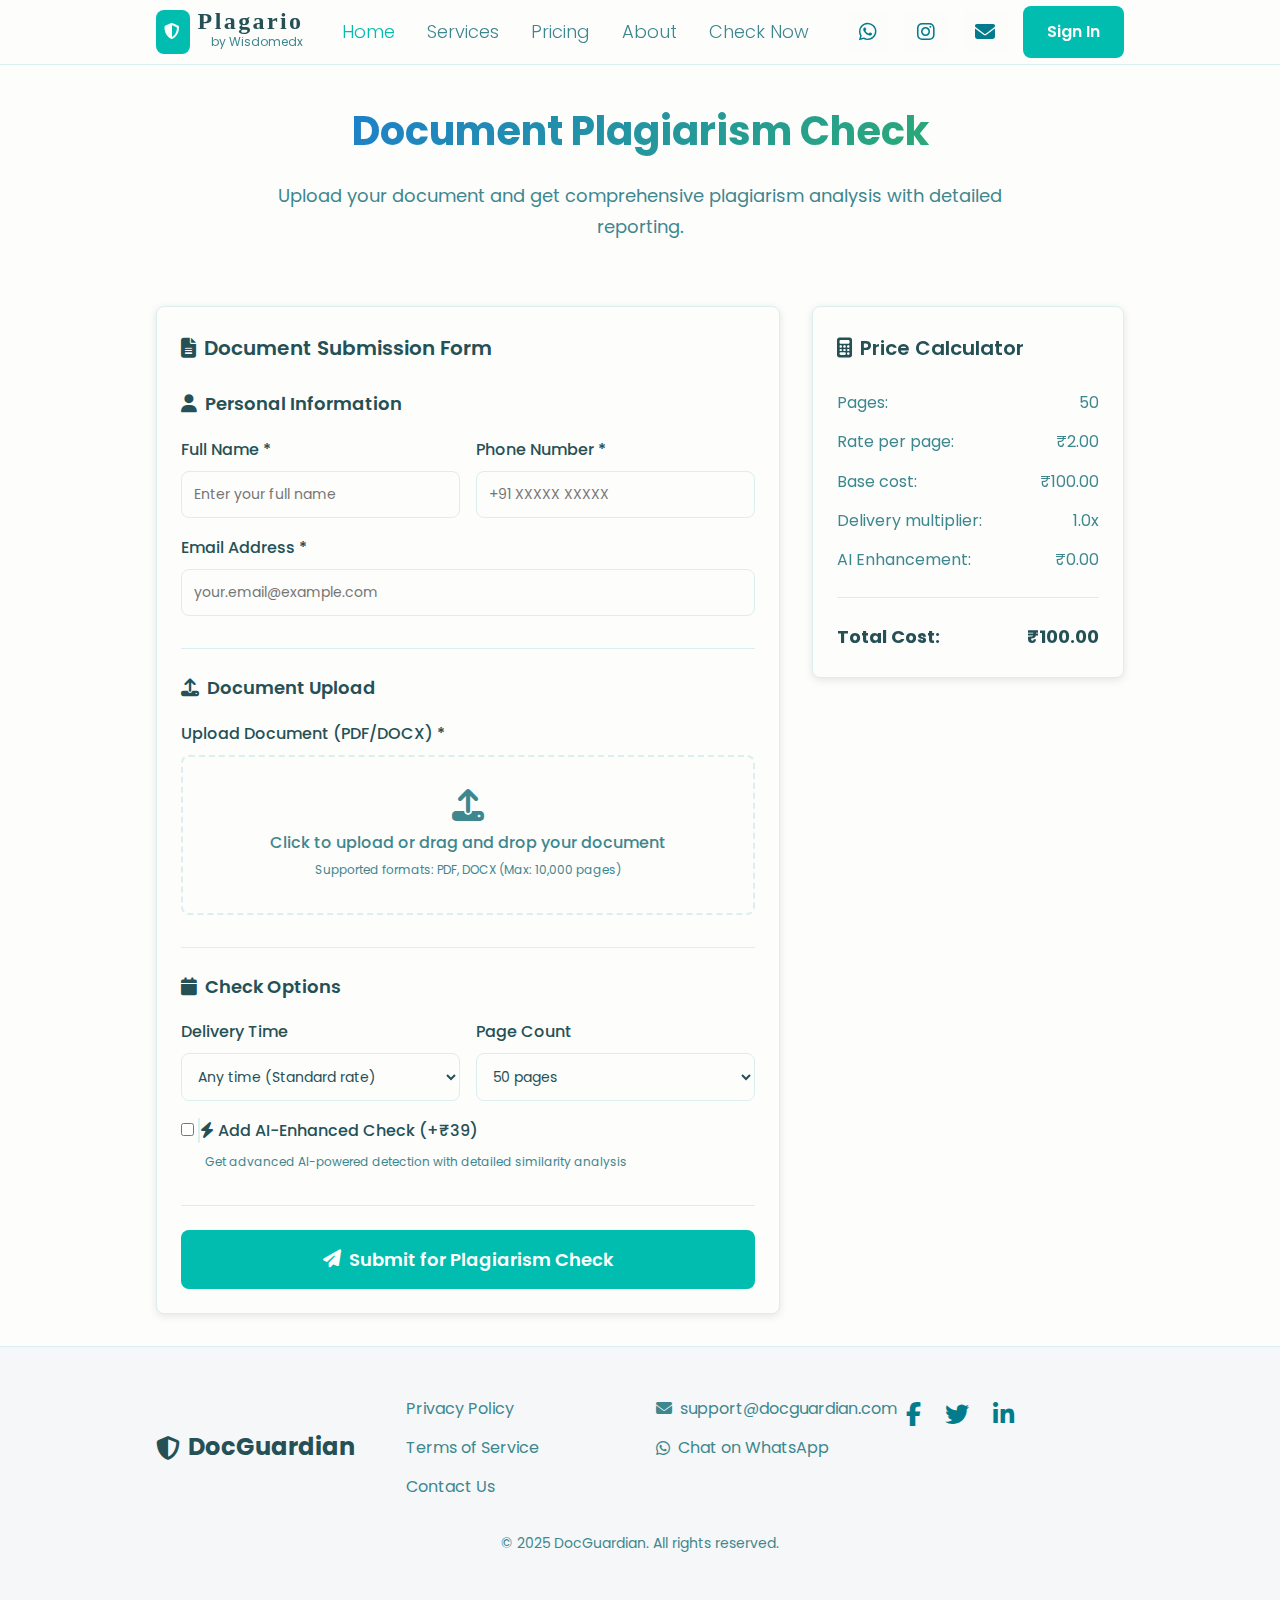
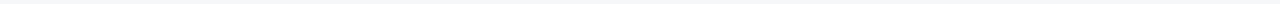
<file: check.html>
<!DOCTYPE html>
<html lang="en">
<head>
    <meta charset="UTF-8">
    <meta name="viewport" content="width=device-width, initial-scale=1.0">
    <title>DocGuardian - Document Plagiarism Check</title>
    <meta name="description" content="Upload your document for professional plagiarism detection with DocGuardian">
    <meta name="author" content="DocGuardian">
    
    <meta property="og:title" content="DocGuardian - Document Plagiarism Check">
    <meta property="og:description" content="Upload your document for professional plagiarism detection with DocGuardian">
    <meta property="og:type" content="website">
    
    <link rel="stylesheet" href="check.css">
    <link rel="stylesheet" href="styles.css">
    <link href="https://cdnjs.cloudflare.com/ajax/libs/font-awesome/6.4.0/css/all.min.css" rel="stylesheet">
</head>
<body class="active">
    <!-- Header -->
    <header class="header">
        <div class="container header-content">
            <a href="./index.html" class="logo">
                <span class="logo-icon"><i class="fas fa-shield-alt"></i></span>
                <div class="logo-text">
                    <span>Plagario</span>
                    <h6>by Wisdomedx</h6>
                </div>
            </a>
            <nav class="nav">
                <a href="./index.html" class="nav-link active" data-page="home">Home</a>
                <a href="#services-page" class="nav-link" data-page="services">Services</a>
                <a href="#pricing-page" class="nav-link" data-page="pricing">Pricing</a>
                <a href="#about-page" class="nav-link" data-page="about">About</a>
                <a href="./check.html" class="nav-link" data-page="check">Check Now</a>
            </nav>
            <div class="header-actions">
                <a href="#" class="btn-icon"><i class="fab fa-whatsapp"></i></a>
                <a href="#" class="btn-icon"><i class="fab fa-instagram"></i></a>
                <a href="#" class="btn-icon"><i class="fas fa-envelope"></i></a>
                <a href="#" class="btn btn-hero">Sign In</a>
            </div>
        </div>
    </header>

    <!-- Check Page -->
    <div id="check-page" class="page active">
        <div class="container">
            <div class="page-header animate-fade-in">
                <h1 class="text-gradient">Document Plagiarism Check</h1>
                <p>Upload your document and get comprehensive plagiarism analysis with detailed reporting.</p>
            </div>

            <div class="check-content">
                <!-- Form Section -->
                <div class="form-section animate-fade-in" style="animation-delay: 0.2s">
                    <div class="card form-card">
                        <div class="card-header">
                            <h2><i class="fas fa-file-text"></i> Document Submission Form</h2>
                        </div>
                        <div class="card-content">
                            <form id="submission-form">
                                <!-- Personal Information -->
                                <div class="form-section-group">
                                    <h3><i class="fas fa-user"></i> Personal Information</h3>
                                    
                                    <div class="form-row">
                                        <div class="form-group">
                                            <label for="name">Full Name *</label>
                                            <input type="text" id="name" name="name" placeholder="Enter your full name" required>
                                        </div>
                                        
                                        <div class="form-group">
                                            <label for="phone">Phone Number *</label>
                                            <input type="tel" id="phone" name="phone" placeholder="+91 XXXXX XXXXX" required>
                                        </div>
                                    </div>
                                    
                                    <div class="form-group">
                                        <label for="email">Email Address *</label>
                                        <input type="email" id="email" name="email" placeholder="your.email@example.com" required>
                                    </div>
                                </div>

                                <div class="separator"></div>

                                <!-- Document Upload -->
                                <div class="form-section-group">
                                    <h3><i class="fas fa-upload"></i> Document Upload</h3>
                                    
                                    <div class="form-group">
                                        <label>Upload Document (PDF/DOCX) *</label>
                                        <div class="file-upload" id="file-upload">
                                            <input type="file" id="file" name="file" accept=".pdf,.docx" required hidden>
                                            <div class="file-upload-content">
                                                <i class="fas fa-upload upload-icon"></i>
                                                <p class="upload-text">Click to upload or drag and drop your document</p>
                                                <p class="upload-info">Supported formats: PDF, DOCX (Max: 10,000 pages)</p>
                                                <div class="upload-success" style="display: none;">
                                                    <p class="success-text">✓ File uploaded successfully</p>
                                                </div>
                                            </div>
                                        </div>
                                    </div>
                                </div>

                                <div class="separator"></div>

                                <!-- Options -->
                                <div class="form-section-group">
                                    <h3><i class="fas fa-calendar"></i> Check Options</h3>
                                    
                                    <div class="form-row">
                                        <div class="form-group">
                                            <label for="delivery">Delivery Time</label>
                                            <select id="delivery" name="delivery">
                                                <option value="immediate">Immediate (+50% cost)</option>
                                                <option value="1day">Within 1 Day (+20% cost)</option>
                                                <option value="anytime" selected>Any time (Standard rate)</option>
                                            </select>
                                        </div>
                                        
                                        <div class="form-group">
                                            <label for="pages">Page Count</label>
                                            <select id="pages" name="pages">
                                                <option value="50" selected>50 pages</option>
                                                <option value="100">100 pages</option>
                                                <option value="200">200 pages</option>
                                                <option value="500">500 pages</option>
                                                <option value="1000">1000 pages</option>
                                                <option value="2000">2000 pages</option>
                                                <option value="5000">5000 pages</option>
                                                <option value="10000">10000 pages</option>
                                            </select>
                                        </div>
                                    </div>
                                    
                                    <div class="form-group">
                                        <label class="checkbox-label">
                                            <input type="checkbox" id="aiCheck" name="aiCheck">
                                            <span class="checkmark"></span>
                                            <i class="fas fa-bolt"></i> Add AI-Enhanced Check (+₹39)
                                        </label>
                                        <p class="checkbox-info">Get advanced AI-powered detection with detailed similarity analysis</p>
                                    </div>
                                </div>

                                <div class="separator"></div>

                                <button type="submit" class="btn btn-hero btn-lg btn-full hover-scale" id="submit-btn">
                                    <i class="fas fa-paper-plane"></i>
                                    Submit for Plagiarism Check
                                </button>
                            </form>
                        </div>
                    </div>
                </div>

                <!-- Pricing Calculator -->
                <div class="pricing-section animate-fade-in" style="animation-delay: 0.4s">
                    <div class="card pricing-calculator">
                        <div class="card-header">
                            <h3><i class="fas fa-calculator"></i> Price Calculator</h3>
                        </div>
                        <div class="card-content">
                            <div class="calculation-item">
                                <span>Pages:</span>
                                <span id="calc-pages">50</span>
                            </div>
                            <div class="calculation-item">
                                <span>Rate per page:</span>
                                <span id="calc-rate">₹2.00</span>
                            </div>
                            <div class="calculation-item">
                                <span>Base cost:</span>
                                <span id="calc-base">₹100.00</span>
                            </div>
                            <div class="calculation-item">
                                <span>Delivery multiplier:</span>
                                <span id="calc-delivery">1.0x</span>
                            </div>
                            <div class="calculation-item">
                                <span>AI Enhancement:</span>
                                <span id="calc-ai">₹0.00</span>
                            </div>
                            <div class="separator"></div>
                            <div class="calculation-total">
                                <span>Total Cost:</span>
                                <span id="calc-total">₹100.00</span>
                            </div>
                        </div>
                    </div>
                </div>
            </div>
        </div>
    </div>

    <!-- Confirmation Modal -->
    <div id="confirmation-modal" class="modal">
        <div class="modal-content animate-fade-in">
            <div class="modal-header">
                <h3><i class="fas fa-check-circle"></i> Document Submitted Successfully!</h3>
                <button class="close-btn" onclick="closeModal()">&times;</button>
            </div>
            <div class="modal-body">
                <p>We've received your document and will process it according to your delivery preference. You'll receive the results via email.</p>
                <div id="submission-details"></div>
            </div>
            <div class="modal-footer">
                <button class="btn btn-hero" onclick="closeModal()">Close</button>
            </div>
        </div>
    </div>

    <!-- Toast Notifications -->
    <div id="toast-container"></div>

    <!-- Footer -->
    <footer class="footer">
        <div class="container">
            <div class="footer-content">
                <div class="footer-logo">
                    <i class="fas fa-shield-alt"></i>
                    <span>DocGuardian</span>
                </div>
                <div class="footer-links">
                    <a href="#">Privacy Policy</a>
                    <a href="#">Terms of Service</a>
                    <a href="#">Contact Us</a>
                </div>
                <div class="footer-contact">
                    <a href="mailto:support@docguardian.com" class="contact-link">
                        <i class="fas fa-envelope"></i> support@docguardian.com
                    </a>
                    <a href="https://wa.me/1234567890" class="contact-link" target="_blank">
                        <i class="fab fa-whatsapp"></i> Chat on WhatsApp
                    </a>
                </div>
                <div class="footer-social">
                    <a href="#"><i class="fab fa-facebook-f"></i></a>
                    <a href="#"><i class="fab fa-twitter"></i></a>
                    <a href="#"><i class="fab fa-linkedin-in"></i></a>
                </div>
            </div>
            <div class="footer-bottom">
                &copy; 2025 DocGuardian. All rights reserved.
            </div>
        </div>
    </footer>

    <script src="script.js"></script>
</body>
</html>
</file>
<file: styles.css>
/* Importing Fonts */
@import url('https://fonts.googleapis.com/css2?family=Geo:ital@0;1&display=swap');
@import url('https://fonts.googleapis.com/css2?family=Poppins:ital,wght@0,100;0,200;0,300;0,400;0,500;0,600;0,700;0,800;0,900;1,100;1,200;1,300;1,400;1,500;1,600;1,700;1,800;1,900&display=swap');

/* Reset and Base Styles */
* {
    margin: 0;
    padding: 0;
    box-sizing: border-box;
    font-family: 'Poppins', sans-serif;
}

:root {
    /* Color Palette */
    --background: 60 14% 99%; /* #FFFFFC */
    --foreground: 186 40% 24%; /* #1A5E63 */
    --card: 60 14% 99%; /* #FFFFFC */
    --card-foreground: 186 40% 24%; /* #1A5E63 */
    --primary: 176 100% 37%; /* #00BFB2 */
    --primary-foreground: 60 14% 99%; /* #FFFFFC */
    --secondary: 330 20% 76%; /* #CBB3BF */
    --secondary-foreground: 186 40% 24%; /* #1A5E63 */
    --muted: 210 20% 97%; /* Very light gray */
    --muted-foreground: 186 40% 40%; /* Lighter #1A5E63 */
    --accent: 187 97% 28%; /* #028090 */
    --accent-foreground: 60 14% 99%; /* #FFFFFC */
    --destructive: 330 20% 76%; /* #CBB3BF */
    --destructive-foreground: 60 14% 99%; /* #FFFFFC */
    --border: 186 40% 90%; /* Light teal */
    --input: 186 40% 90%; /* Light teal */
    --ring: 176 100% 37%; /* #00BFB2 */
    --radius: 0.5rem;
    --shadow-soft: 0 2px 8px rgba(0, 0, 0, 0.1);
    --shadow-medium: 0 4px 12px rgba(0, 0, 0, 0.15);
    --transition-smooth: all 0.3s ease-in-out;
}

body {
    background-color: hsl(var(--background));
    color: hsl(var(--foreground));
    line-height: 1.7;
}

.container {
    max-width: 1200px;
    margin: 0 auto;
    padding: 0 1rem;
    width: 100%;
    z-index: 10;
}

/* Utility Classes */
.text-primary {
    color: hsl(var(--primary));
}

.hover-scale {
    transition: transform var(--transition-smooth);
}

.hover-scale:hover {
    transform: scale(1.03);
}

.hover-lift {
    transition: transform var(--transition-smooth), box-shadow var(--transition-smooth);
}

.hover-lift:hover {
    transform: translateY(-4px);
    box-shadow: var(--shadow-medium);
}

/* Animations */
@keyframes float {
    0%, 100% { transform: translateY(0px); }
    50% { transform: translateY(-8px); }
}

@keyframes fade-in {
    0% { opacity: 0; transform: translateY(10px); }
    100% { opacity: 1; transform: translateY(0); }
}

@keyframes bounce-in {
    0% {
        opacity: 0;
        transform: scale(0.3);
    }
    50% {
        opacity: 1;
        transform: scale(1.05);
    }
    70% {
        transform: scale(0.9);
    }
    100% {
        transform: scale(1);
    }
}

@keyframes promo-slide-in {
    0% {
        opacity: 0;
        transform: translateX(50px);
    }
    100% {
        opacity: 1;
        transform: translateX(0);
    }
}

@keyframes hover-bounce {
    0% {
        transform: scale(1);
    }
    50% {
        transform: scale(1.1);
    }
    100% {
        transform: scale(1);
    }
}

.animate-float {
    animation: float 3s ease-in-out infinite;
}

.animate-fade-in {
    animation: fade-in 0.5s ease-out;
}

.animate-bounce-in {
    animation: bounce-in 0.5s ease-out;
}

.animate-promo-slide-in {
    animation: promo-slide-in 0.8s ease-out;
}

/* Header */
.header {
    position: sticky;
    top: 0;
    z-index: 50;
    border-bottom: 1px solid hsl(var(--border));
    background-color: hsl(var(--background) / 0.95);
    backdrop-filter: blur(6px);
}

.header-content {
    display: flex;
    align-items: center;
    justify-content: space-between;
    height: 4rem;
    gap: 2rem;
}

.logo {
    display: flex;
    align-items: center;
    gap: 0.5rem;
    text-decoration: none;
    color: hsl(var(--foreground));
    span {
        font-family: 'montserrat', serif;
        letter-spacing:     0.1em ;
    }   
    h6{
        position: relative;
        top: -10px;
        text-align: end;
    }
}

.logo-icon {
    background: hsl(var(--primary));
    padding: 0.5rem;
    border-radius: var(--radius);
    color: hsl(var(--primary-foreground));
}

.logo-text {
    display: flex;
    flex-direction: column;
    font-size: 1.5rem;
    font-weight: 700;
}

.logo-text h6 {
    font-size: 0.75rem;
    font-weight: 400;
    color: hsl(var(--muted-foreground));
}

.nav {
    display: flex;
    align-items: center;
    gap: 2rem; /* Increased spacing */
    font-weight: 300;
}

.nav-link {
    text-decoration: none;
    font-weight: 300;
    font-size: 1.125rem;
    color: hsl(var(--muted-foreground));
    transition: color var(--transition-smooth);
}

.nav-link:hover,
.nav-link.active {
    color: hsl(var(--primary));
}

.header-actions {
    display: flex;
    align-items: center;
    gap: 1rem;
}

.btn-hero {
    display: flex;
    align-items: center;
    gap: 0.5rem;
    padding: 0.5rem 1rem;
    background: hsl(var(--primary));
    color: hsl(var(--primary-foreground));
    text-decoration: none;
    border-radius: var(--radius);
    font-weight: 600;
    font-size: 1rem;
    transition: transform var(--transition-smooth), background var(--transition-smooth);
}

.btn-hero:hover {
    background: hsl(var(--primary) / 0.9);
    transform: translateY(-2px);
    animation: hover-bounce 0.3s ease-out;
}

.btn-icon {
    display: flex;
    align-items: center;
    justify-content: center;
    padding: 0.75rem;
    background: hsl(var(--muted) / 0.1);
    color: hsl(var(--accent));
    text-decoration: none;
    border-radius: var(--radius);
    font-size: 1.25rem;
    transition: background var(--transition-smooth), color var(--transition-smooth);
}

.btn-icon:hover {
    background: hsl(var(--primary) / 0.2);
    color: hsl(var(--primary));
}

/* Buttons */
.btn {
    display: inline-flex;
    align-items: center;
    justify-content: center;
    gap: 0.5rem;
    padding: 0.75rem 1.5rem;
    border-radius: var(--radius);
    font-weight: 600;
    text-decoration: none;
    border: none;
    cursor: pointer;
    transition: var(--transition-smooth);
    font-size: 1rem;
}

.btn-lg {
    padding: 1rem 2rem;
    font-size: 1.125rem;
}

.btn-full {
    width: 100%;
}

.btn-hero {
    background: hsl(var(--primary));
    color: hsl(var(--primary-foreground));
    border: none;
}

.btn-hero:hover {
    background: hsl(var(--primary) / 0.9);
    animation: hover-bounce 0.3s ease-out;
}

.btn-outline {
    background: transparent;
    color: hsl(var(--foreground));
    border: 1px solid hsl(var(--border));
}

.btn-outline:hover {
    background: hsl(var(--secondary));
    color: hsl(var(--secondary-foreground));
    animation: hover-bounce 0.3s ease-out;
}

/* Promotional Ribbons */
.promo-ribbon {
    padding: 2rem 0;
    background: hsl(var(--card));
    border-top: 1px solid hsl(var(--border));
    border-bottom: 1px solid hsl(var(--border));
    text-align: center;
}

#manuscript-ribbon {
    animation: promo-slide-in 0.8s ease-out 0.1s;
}

#scopus-ribbon {
    animation: promo-slide-in 0.8s ease-out 0.3s;
}

.promo-content {
    display: flex;
    flex-direction: column;
    align-items: center;
    gap: 1.5rem;
}

.promo-content h3 {
    font-size: 1.75rem;
    font-weight: 700;
    color: hsl(var(--foreground));
}

.promo-buttons {
    display: flex;
    gap: 1.5rem;
}

/* Promotional Banner */
.promo-banner {
    padding: 4rem 0;
    background: hsl(var(--muted));
    text-align: center;
    animation: promo-slide-in 0.8s ease-out 0.2s;
}

.promo-banner .promo-content {
    max-width: 800px;
    margin: 0 auto;
}

.promo-banner h2 {
    font-size: 2.5rem;
    font-weight: 700;
    color: hsl(var(--primary));
    margin-bottom: 1.5rem;
}

.promo-banner p {
    font-size: 1.25rem;
    color: hsl(var(--muted-foreground));
    margin-bottom: 2rem;
}

.promo-banner .promo-buttons {
    display: flex;
    justify-content: center;
    gap: 1.5rem;
}

/* Hero Section */
.hero {
    position: relative;
    background: hsl(var(--muted));
    padding: 6rem 0;
    color: hsl(var(--foreground));
    z-index: 2;
}

.hero-content {
    display: flex;
    align-items: center;
    gap: 2rem;
}

.hero-text {
    flex: 1;
    text-align: left;
    position: relative;
    top: -60px;
}

.hero-badge {
    display: inline-flex;
    align-items: center;
    gap: 0.5rem;
    padding: 0.5rem 1rem;
    background: hsl(var(--secondary));
    color: hsl(var(--secondary-foreground));
    border-radius: 9999px;
    font-size: 1rem;
    font-weight: 600;
    margin-bottom: 1.5rem;
}

.hero-title {
    font-size: 3.5rem;
    font-weight: 700;
    line-height: 1.2;
    margin-bottom: 1.5rem;
}

.hero-description {
    font-size: 1.25rem;
    color: hsl(var(--muted-foreground));
    max-width: 36rem;
    margin-bottom: 2rem;
}

.hero-upload {
    display: flex;
    flex-direction: column;
    align-items: flex-start;
    gap: 1rem;
}

.hero-buttons {
    display: flex;
    flex-direction: column;
    align-items: flex-start;
    gap: 1rem;
}

.ai-report-link a {
    color: hsl(var(--primary));
    text-decoration: none;
    font-size: 1rem;
    font-weight: 500;
}

.ai-report-link a:hover {
    text-decoration: underline;
    color: hsl(var(--accent));
}

/* Stats Section */
/* Stats Section */
.stats {
    padding: 4rem 0; /* Increased padding for a more spacious look */
    background: hsl(var(--muted) / 0.3); /* Subtle background for depth */
}

.stats-grid {
    display: flex;
    flex-wrap: wrap; /* Allow wrapping for responsiveness */
    gap: 2.5rem; /* Increased gap for better spacing */
    justify-content: center;
}

.stat {
    background: linear-gradient(135deg, hsl(var(--card)) 60%, hsl(var(--primary) / 0.1)); /* Subtle gradient */
    border: 1px solid hsl(var(--border) / 0.5);
    padding: 2.5rem; /* More padding for premium feel */
    border-radius: calc(var(--radius) * 1.5); /* Softer corners */
    text-align: center;
    flex: 1;
    max-width: 280px; /* Slightly larger cards */
    box-shadow: 0 8px 24px rgba(0, 0, 0, 0.1), 0 2px 8px rgba(0, 0, 0, 0.05); /* Glassmorphism shadow */
    transition: transform 0.3s ease, box-shadow 0.3s ease, background 0.3s ease;
    position: relative;
    overflow: hidden;
    animation: fade-in-up 0.6s ease-out forwards;
    animation-delay: var(--animation-delay); /* Staggered animation */
}

.stat::before {
    content: '';
    position: absolute;
    top: 0;
    left: 0;
    width: 100%;
    height: 100%;
    background: radial-gradient(circle at 50% 0%, hsl(var(--accent) / 0.1), transparent 70%);
    opacity: 0;
    transition: opacity 0.3s ease;
    z-index: 0;
}

.stat:hover::before {
    opacity: 1; /* Subtle radial glow on hover */
}

.stat:hover {
    transform: translateY(-6px) rotateX(2deg) rotateY(2deg); /* 3D tilt effect */
    box-shadow: 0 12px 32px rgba(0, 0, 0, 0.15), 0 4px 12px rgba(0, 0, 0, 0.1);
    background: linear-gradient(135deg, hsl(var(--card)) 50%, hsl(var(--secondary) / 0.2));
}

.stat-icon {
    font-size: 2.5rem; /* Larger icons */
    color: hsl(var(--accent));
    margin-bottom: 1.5rem;
    transition: transform 0.3s ease;
    animation: zoom-in 0.5s ease-out forwards;
    z-index: 1;
    position: relative;
}

.stat:hover .stat-icon {
    transform: scale(1.2); /* Icon zoom on hover */
}

.stat-number {
    font-size: 3rem; /* Larger numbers */
    font-weight: 700;
    color: hsl(var(--primary));
    margin-bottom: 0.75rem;
    transition: transform 0.3s ease, color 0.3s ease;
    z-index: 1;
    position: relative;
}

.stat:hover .stat-number {
    color: hsl(var(--primary) / 0.9);
    animation: pulse 0.5s ease-in-out;
}

.stat-label {
    font-size: 1.25rem; /* Slightly larger labels */
    font-weight: 500;
    color: hsl(var(--muted-foreground));
    z-index: 1;
    position: relative;
}

/* Animations */
@keyframes fade-in-up {
    0% {
        opacity: 0;
        transform: translateY(20px);
    }
    100% {
        opacity: 1;
        transform: translateY(0);
    }
}

@keyframes zoom-in {
    0% {
        transform: scale(0.5);
        opacity: 0;
    }
    100% {
        transform: scale(1);
        opacity: 1;
    }
}

@keyframes pulse {
    0%, 100% {
        transform: scale(1);
    }
    50% {
        transform: scale(1.05);
    }
}

/* Responsive Design */
@media (max-width: 1280px) {
    .stats-grid {
        gap: 2rem;
    }

    .stat {
        max-width: 220px;
    }
}

@media (max-width: 1024px) {
    .stats-grid {
        flex-direction: column;
        align-items: center;
    }

    .stat {
        max-width: 100%;
        width: 100%;
        padding: 2rem;
    }
}

@media (max-width: 768px) {
    .stats {
        padding: 2rem 0;
    }

    .stat {
        padding: 1.5rem;
    }

    .stat-icon {
        font-size: 2rem;
    }

    .stat-number {
        font-size: 2.5rem;
    }

    .stat-label {
        font-size: 1.125rem;
    }
}

@media (max-width: 480px) {
    .stat {
        padding: 1.25rem;
    }

    .stat-icon {
        font-size: 1.75rem;
    }

    .stat-number {
        font-size: 2rem;
    }

    .stat-label {
        font-size: 1rem;
    }
}

/* Features Section */
.features {
    padding: 6rem 0; /* Increased padding for a spacious feel */
    background: linear-gradient(to bottom, hsl(var(--muted) / 0.5), hsl(var(--card))); /* Subtle gradient background */
}

.section-header {
    text-align: center;
    margin-bottom: 3.5rem;
}

.section-header h2 {
    font-size: 3rem; /* Slightly larger for emphasis */
    font-weight: 700;
    color: hsl(var(--primary));
    margin-bottom: 1.5rem;
    letter-spacing: -0.02em; /* Tighter letter spacing for elegance */
}

.section-header p {
    font-size: 1.25rem;
    color: hsl(var(--muted-foreground));
    max-width: 50rem;
    margin: 0 auto;
    font-weight: 400; /* Lighter for minimalism */
}

.features-grid {
    display: grid;
    grid-template-columns: repeat(auto-fit, minmax(280px, 1fr)); /* Slightly larger min-width */
    gap: 2.5rem; /* Increased gap for breathing room */
}

.feature-card {
    background: hsl(var(--card));
    border: 2px solid transparent; /* Transparent border for gradient */
    border-image: linear-gradient(45deg, hsl(var(--primary) / 0.3), hsl(var(--accent) / 0.3)) 1; /* Gradient border */
    border-radius: calc(var(--radius) * 1.5); /* Softer corners */
    padding: 2.5rem; /* More padding for comfort */
    text-align: center;
    box-shadow: 0 6px 20px rgba(0, 0, 0, 0.08); /* Glassmorphism shadow */
    transition: transform 0.3s ease, box-shadow 0.3s ease, border-image 0.3s ease;
    position: relative;
    animation: fade-in-scale 0.6s ease-out forwards;
    animation-delay: var(--animation-delay); /* Staggered animation */
    overflow: hidden;
}

.feature-card:hover {
    transform: translateY(-6px) rotate(1deg); /* Subtle tilt effect */
    box-shadow: 0 10px 28px rgba(0, 0, 0, 0.12);
    border-image: linear-gradient(45deg, hsl(var(--primary)), hsl(var(--accent))) 1; /* Brighter gradient on hover */
}

.feature-icon {
    display: inline-flex;
    align-items: center;
    justify-content: center;
    width: 4rem; /* Larger icon container */
    height: 4rem;
    background: hsl(var(--muted) / 0.6);
    border-radius: 50%;
    margin-bottom: 1.5rem;
    font-size: 2rem; /* Larger icons */
    color: hsl(var(--accent));
    transition: transform 0.3s ease, background 0.3s ease, box-shadow 0.3s ease;
    position: relative;
    z-index: 1;
}

.feature-card:hover .feature-icon {
    background: hsl(var(--accent) / 0.15);
    transform: scale(1.1); /* Pulse effect */
    box-shadow: 0 0 12px hsl(var(--accent) / 0.3); /* Soft glow */
}

.feature-card h3 {
    font-size: 1.75rem; /* Slightly larger for emphasis */
    font-weight: 600;
    margin-bottom: 1rem;
    color: hsl(var(--foreground));
    transition: color 0.3s ease;
}

.feature-card:hover h3 {
    color: hsl(var(--primary));
}

.feature-card p {
    font-size: 1.1rem; /* Slightly larger for readability */
    color: hsl(var(--muted-foreground));
    font-weight: 400;
    max-width: 90%;
    margin: 0 auto;
}

/* Animations */
@keyframes fade-in-scale {
    0% {
        opacity: 0;
        transform: scale(0.9) translateY(15px);
    }
    100% {
        opacity: 1;
        transform: scale(1) translateY(0);
    }
}

/* Responsive Design */
@media (max-width: 1280px) {
    .features {
        padding: 5rem 0;
    }

    .features-grid {
        gap: 2rem;
    }

    .feature-card {
        padding: 2rem;
    }
}

@media (max-width: 1024px) {
    .features-grid {
        grid-template-columns: 1fr; /* Single column on tablets */
    }

    .section-header h2 {
        font-size: 2.5rem;
    }

    .section-header p {
        font-size: 1.125rem;
    }
}

@media (max-width: 768px) {
    .features {
        padding: 4rem 0;
    }

    .feature-card {
        padding: 1.75rem;
    }

    .feature-icon {
        width: 3.5rem;
        height: 3.5rem;
        font-size: 1.75rem;
    }

    .feature-card h3 {
        font-size: 1.5rem;
    }

    .feature-card p {
        font-size: 1rem;
    }

    .section-header h2 {
        font-size: 2rem;
    }
}

@media (max-width: 480px) {
    .features {
        padding: 3rem 0;
    }

    .feature-card {
        padding: 1.5rem;
    }

    .feature-icon {
        width: 3rem;
        height: 3rem;
        font-size: 1.5rem;
    }

    .feature-card h3 {
        font-size: 1.35rem;
    }

    .feature-card p {
        font-size: 0.9rem;
    }

    .section-header h2 {
        font-size: 1.75rem;
    }

    .section-header p {
        font-size: 1rem;
    }
}
/* Services Section */
.services {
    padding: 6rem 0; /* Increased padding for spacious feel */
    background: linear-gradient(to bottom, hsl(var(--card)), hsl(var(--muted) / 0.5)); /* Subtle gradient background */
}

.section-header {
    text-align: center;
    margin-bottom: 3.5rem;
}

.section-header h2 {
    font-size: 3rem; /* Slightly larger for emphasis */
    font-weight: 700;
    color: hsl(var(--primary));
    margin-bottom: 1.5rem;
    letter-spacing: -0.02em; /* Tighter letter spacing for elegance */
}

.section-header p {
    font-size: 1.25rem;
    color: hsl(var(--muted-foreground));
    max-width: 50rem;
    margin: 0 auto;
    font-weight: 400; /* Lighter for minimalism */
}

.services-grid {
    display: grid;
    grid-template-columns: repeat(auto-fit, minmax(280px, 1fr)); /* Slightly larger min-width */
    gap: 2.5rem; /* Increased gap for breathing room */
}

.service-card {
    background: hsl(var(--card));
    border: 2px solid transparent; /* Transparent border for gradient */
    border-image: linear-gradient(45deg, hsl(var(--primary) / 0.3), hsl(var(--accent) / 0.3)) 1; /* Gradient border */
    border-radius: calc(var(--radius) * 1.5); /* Softer corners */
    padding: 2.5rem; /* More padding for comfort */
    text-align: center;
    box-shadow: 0 6px 20px rgba(0, 0, 0, 0.08); /* Glassmorphism shadow */
    transition: transform 0.3s ease, box-shadow 0.3s ease, border-image 0.3s ease;
    position: relative;
    animation: fade-in-scale 0.6s ease-out forwards;
    animation-delay: var(--animation-delay); /* Staggered animation */
    overflow: hidden;
}

.service-card:hover {
    transform: translateY(-6px) rotate(1deg); /* Subtle tilt effect */
    box-shadow: 0 10px 28px rgba(0, 0, 0, 0.12);
    border-image: linear-gradient(45deg, hsl(var(--primary)), hsl(var(--accent))) 1; /* Brighter gradient on hover */
}

.service-icon {
    display: inline-flex;
    align-items: center;
    justify-content: center;
    width: 4rem; /* Larger icon container */
    height: 4rem;
    background: hsl(var(--muted) / 0.6);
    border-radius: 50%;
    margin-bottom: 1.5rem;
    font-size: 2rem; /* Larger icons */
    color: hsl(var(--accent));
    transition: transform 0.3s ease, background 0.3s ease, box-shadow 0.3s ease;
    position: relative;
    z-index: 1;
}

.service-card:hover .service-icon {
    background: hsl(var(--accent) / 0.15);
    transform: scale(1.1); /* Pulse effect */
    box-shadow: 0 0 12px hsl(var(--accent) / 0.3); /* Soft glow */
}

.service-card h3 {
    font-size: 1.75rem; /* Slightly larger for emphasis */
    font-weight: 600;
    margin-bottom: 1rem;
    color: hsl(var(--foreground));
    transition: color 0.3s ease;
}

.service-card:hover h3 {
    color: hsl(var(--primary));
}

.service-card p {
    font-size: 1.1rem; /* Slightly larger for readability */
    color: hsl(var(--muted-foreground));
    font-weight: 400;
    max-width: 90%;
    margin: 0 auto;
}

/* Animations */
@keyframes fade-in-scale {
    0% {
        opacity: 0;
        transform: scale(0.9) translateY(15px);
    }
    100% {
        opacity: 1;
        transform: scale(1) translateY(0);
    }
}

/* Responsive Design */
@media (max-width: 1280px) {
    .services {
        padding: 5rem 0;
    }

    .services-grid {
        gap: 2rem;
    }

    .service-card {
        padding: 2rem;
    }
}

@media (max-width: 1024px) {
    .services-grid {
        grid-template-columns: 1fr; /* Single column on tablets */
    }

    .section-header h2 {
        font-size: 2.5rem;
    }

    .section-header p {
        font-size: 1.125rem;
    }
}

@media (max-width: 768px) {
    .services {
        padding: 4rem 0;
    }

    .service-card {
        padding: 1.75rem;
    }

    .service-icon {
        width: 3.5rem;
        height: 3.5rem;
        font-size: 1.75rem;
    }

    .service-card h3 {
        font-size: 1.5rem;
    }

    .service-card p {
        font-size: 1rem;
    }

    .section-header h2 {
        font-size: 2rem;
    }
}

@media (max-width: 480px) {
    .services {
        padding: 3rem 0;
    }

    .service-card {
        padding: 1.5rem;
    }

    .service-icon {
        width: 3rem;
        height: 3rem;
        font-size: 1.5rem;
    }

    .service-card h3 {
        font-size: 1.35rem;
    }

    .service-card p {
        font-size: 0.9rem;
    }

    .section-header h2 {
        font-size: 1.75rem;
    }

    .section-header p {
        font-size: 1rem;
    }
}
/* About Section */
.about {
    position: relative;
    background: hsl(var(--muted));
    padding: 6rem 0;
    color: hsl(var(--foreground));
    z-index: 2;
}

.about-content {
    display: flex;
    align-items: center;
    gap: 2rem;
}

.about-text {
    flex: 1;
    text-align: left;
}

.about-text h2 {
    font-size: 2.75rem;
    font-weight: 700;
    color: hsl(var(--primary));
    margin-bottom: 1.5rem;
}

.about-text p {
    font-size: 1.25rem;
    color: hsl(var(--muted-foreground));
    margin-bottom: 1.5rem;
}

.about-image {
    flex: 1;
    position: relative;
    z-index: 1;
}

.about-img {
    display: block;
    max-width: 100%;
    height: auto;
    border-radius: var(--radius);
    box-shadow: var(--shadow-medium);
}

.about-overlay {
    position: absolute;
    inset: 0;
    background: hsl(var(--primary) / 0.05);
    border-radius: var(--radius);
    z-index: 2;
}

/* Steps Section */
.steps {
    padding: 5rem 0;
    background: hsl(var(--card));
}

.steps-grid {
    display: grid;
    grid-template-columns: repeat(auto-fit, minmax(250px, 1fr));
    gap: 2rem;
}

.step-card {
    background: hsl(var(--card));
    border: 1px solid hsl(var(--border));
    border-radius: var(--radius);
    padding: 2rem;
    text-align: center;
    box-shadow: var(--shadow-soft);
}

.step-card:hover {
    background: hsl(var(--secondary));
}

.step-icon {
    display: inline-flex;
    align-items: center;
    justify-content: center;
    width: 3rem;
    height: 3rem;
    background: hsl(var(--muted));
    border-radius: 50%;
    margin-bottom: 1rem;
    font-size: 1.5rem;
    color: hsl(var(--accent));
}

.step-card:hover .step-icon {
    background: hsl(var(--accent) / 0.1);
}

.step-card h3 {
    font-size: 1.5rem;
    font-weight: 600;
    margin-bottom: 0.75rem;
}

.step-card:hover h3 {
    color: hsl(var(--primary));
}

.step-card p {
    font-size: 1rem;
    color: hsl(var(--muted-foreground));
}

/* Pricing Section */
.pricing {
    padding: 5rem 0;
}

.pricing-grid {
    display: grid;
    grid-template-columns: repeat(auto-fit, minmax(300px, 1fr));
    gap: 2rem;
    max-width: 64rem;
    margin: 0 auto;
}

.pricing-card {
    background: hsl(var(--card));
    border: 1px solid hsl(var(--border));
    border-radius: var(--radius);
    padding: 2rem;
    box-shadow: var(--shadow-soft);
    position: relative;
}

.pricing-card.popular {
    border-color: hsl(var(--primary));
    box-shadow: var(--shadow-medium);
}

.popular-badge {
    position: absolute;
    top: -0.5rem;
    left: 50%;
    transform: translateX(-50%);
    background: hsl(var(--primary));
    color: hsl(var(--primary-foreground));
    padding: 0.5rem 1rem;
    border-radius: var(--radius);
    font-size: 1rem;
    font-weight: 600;
}

.pricing-card h3 {
    font-size: 1.75rem;
    font-weight: 700;
    margin-bottom: 1rem;
    text-align: center;
    color: hsl(var(--primary));
}

.price {
    text-align: center;
    font-size: 2.25rem;
    font-weight: 700;
    color: hsl(var(--primary));
    margin-bottom: 1.5rem;
}

.price span {
    font-size: 1.125rem;
    font-weight: 500;
}

.features-list {
    list-style: none;
    margin-bottom: 2rem;
}

.features-list li {
    display: flex;
    align-items: center;
    gap: 0.75rem;
    margin-bottom: 0.75rem;
    font-size: 1rem;
}

.features-list i {
    color: hsl(var(--accent));
}

.pricing-cta {
    text-align: center;
}

/* Comparison Section */
.comparison {
    padding: 5rem 0;
    background: hsl(var(--muted));
}

.comparison-grid {
    display: grid;
    grid-template-columns: repeat(auto-fit, minmax(300px, 1fr));
    gap: 2rem;
}

.comparison-card {
    background: hsl(var(--card));
    border: 1px solid hsl(var(--border));
    border-radius: var(--radius);
    padding: 2rem;
    box-shadow: var(--shadow-soft);
}

.comparison-card h3 {
    font-size: 1.75rem;
    font-weight: 700;
    margin-bottom: 1.5rem;
    text-align: center;
    color: hsl(var(--primary));
}

.comparison-card .features-list i.fa-check {
    color: hsl(var(--accent));
}

.comparison-card .features-list i.fa-times {
    color: hsl(var(--destructive));
}

/* Footer */
.footer {
    padding: 3rem 0;
    background: hsl(var(--muted));
    border-top: 1px solid hsl(var(--border));
}

.footer-content {
    display: grid;
    grid-template-columns: repeat(auto-fit, minmax(200px, 1fr));
    gap: 2rem;
    margin-bottom: 2rem;
}

.footer-logo {
    display: flex;
    align-items: center;
    gap: 0.5rem;
    font-size: 1.5rem;
    font-weight: 700;
    color: hsl(var(--foreground));
}

.footer-links {
    display: flex;
    flex-direction: column;
    gap: 0.75rem;
}

.footer-links a {
    color: hsl(var(--muted-foreground));
    text-decoration: none;
    font-size: 1rem;
    transition: color var(--transition-smooth);
}

.footer-links a:hover {
    color: hsl(var(--primary));
}

.footer-contact {
    display: flex;
    flex-direction: column;
    gap: 0.75rem;
}

.contact-link {
    display: flex;
    align-items: center;
    gap: 0.5rem;
    color: hsl(var(--muted-foreground));
    text-decoration: none;
    font-size: 1rem;
    transition: color var(--transition-smooth);
}

.contact-link:hover {
    color: hsl(var(--primary));
}

.footer-social {
    display: flex;
    gap: 1.5rem;
}

.footer-social a {
    color: hsl(var(--accent));
    font-size: 1.5rem;
    transition: color var(--transition-smooth);
}

.footer-social a:hover {
    color: hsl(var(--primary));
}

.footer-bottom {
    text-align: center;
    font-size: 0.875rem;
    color: hsl(var(--muted-foreground));
}

/* Modal */
.modal {
    display: none;
    position: fixed;
    top: 0;
    left: 0;
    width: 100%;
    height: 100%;
    background: rgba(0, 0, 0, 0.5);
    align-items: center;
    justify-content: center;
    z-index: 1000;
}

.modal.show {
    display: flex;
}

.modal-content {
    background: hsl(var(--card));
    padding: 2rem;
    border-radius: var(--radius);
    max-width: 500px;
    width: 90%;
    text-align: center;
}

.modal-content h3 {
    font-size: 1.75rem;
    font-weight: 700;
    margin-bottom: 1rem;
    color: hsl(var(--primary));
}

.modal-content p {
    font-size: 1.125rem;
    color: hsl(var(--muted-foreground));
    margin-bottom: 1.5rem;
}

/* Toast Notification */
#toast-container {
    position: fixed;
    top: 1rem;
    right: 1rem;
    z-index: 1000;
}

.toast {
    background: hsl(var(--card));
    border: 1px solid hsl(var(--border));
    border-radius: var(--radius);
    padding: 1rem;
    margin-bottom: 0.5rem;
    max-width: 300px;
    box-shadow: var(--shadow-soft);
    cursor: pointer;
}

.toast.success {
    border-left: 4px solid hsl(var(--accent));
}

.toast.error {
    border-left: 4px solid hsl(var(--destructive));
}

.toast-title {
    font-weight: 600;
    font-size: 1rem;
    color: hsl(var(--foreground));
}

.toast-description {
    font-size: 0.875rem;
    color: hsl(var(--muted-foreground));
}

/* Responsive Design */
@media (max-width: 1280px) {
    .container {
        max-width: 1000px;
    }

    .hero {
        padding: 5rem 0;
    }

    .hero-title {
        font-size: 3rem;
    }

    .stats {
        flex-wrap: wrap;
        gap: 1.5rem;
    }

    .stat {
        max-width: 200px;
    }
}

@media (max-width: 1024px) {
    .container {
        max-width: 800px;
    }

    .hero-content {
        flex-direction: column;
        text-align: center;
    }

    .hero-text {
        text-align: center;
    }

    .hero {
        padding: 4rem 0;
    }

    .hero-title {
        font-size: 2.5rem;
    }

    .hero-description {
        font-size: 1.125rem;
        max-width: 90%;
        margin: 0 auto 1.5rem;
    }

    .hero-upload {
        align-items: center;
    }

    .hero-buttons {
        align-items: center;
    }

    .nav {
        display: none;
    }

    .header-actions {
        gap: 0.75rem;
    }

    .btn-lg {
        padding: 0.75rem 1.5rem;
        font-size: 1rem;
    }

    .features-grid,
    .services-grid,
    .steps-grid,
    .pricing-grid,
    .comparison-grid,
    .about-content {
        grid-template-columns: 1fr;
    }
}

@media (max-width: 768px) {
    .container {
        max-width: 600px;
        padding: 0 0.75rem;
    }

    .header-content {
        flex-wrap: wrap;
        justify-content: center;
        gap: 1rem;
    }

    .hero {
        padding: 3rem 0;
    }

    .hero-title {
        font-size: 2rem;
    }

    .hero-description {
        font-size: 1rem;
    }

    .stats {
        flex-direction: column;
        align-items: center;
        padding: 1rem;
    }

    .stat {
        padding: 1.5rem;
        max-width: 100%;
    }

    .section-header h2 {
        font-size: 2rem;
    }

    .section-header p {
        font-size: 1.125rem;
    }

    .promo-ribbon h3 {
        font-size: 1.5rem;
    }

    .promo-banner h2 {
        font-size: 2rem;
    }

    .promo-banner p {
        font-size: 1.125rem;
    }

    .promo-buttons {
        flex-direction: column;
        gap: 1rem;
    }

    .about-text h2 {
        font-size: 2rem;
    }
}

@media (max-width: 480px) {
    .container {
        max-width: 100%;
        padding: 0 0.5rem;
    }

    .hero-title {
        font-size: 1.75rem;
    }

    .hero-description {
        font-size: 0.875rem;
    }

    .btn {
        padding: 0.5rem 1rem;
        font-size: 0.875rem;
    }

    .btn-lg {
        padding: 0.75rem 1.5rem;
        font-size: 1rem;
    }

    .stat-number {
        font-size: 2rem;
    }

    .stat-label {
        font-size: 1rem;
    }

    .section-header h2 {
        font-size: 1.75rem;
    }

    .section-header p {
        font-size: 1rem;
    }

    .promo-ribbon h3 {
        font-size: 1.25rem;
    }

    .promo-banner h2 {
        font-size: 1.75rem;
    }

    .promo-banner p {
        font-size: 1rem;
    }

    .about-text h2 {
        font-size: 1.75rem;
    }
}

@media (max-width: 360px) {
    .hero-title {
        font-size: 1.5rem;
    }

    .hero-description {
        font-size: 0.8rem;
    }

    .btn {
        padding: 0.5rem 0.75rem;
        font-size: 0.8rem;
    }

    .section-header h2 {
        font-size: 1.5rem;
    }

    .promo-ribbon h3 {
        font-size: 1.125rem;
    }

    .promo-banner h2 {
        font-size: 1.5rem;
    }

    .promo-banner p {
        font-size: 0.875rem;
    }

    .about-text h2 {
        font-size: 1.5rem;
    }
}

@media (min-width: 1440px) {
    .container {
        max-width: 1400px;
    }

    .hero {
        padding: 8rem 0;
    }

    .hero-title {
        font-size: 4rem;
    }

    .stats {
        gap: 3rem;
    }

    .promo-banner h2 {
        font-size: 3rem;
    }

    .promo-banner p {
        font-size: 1.5rem;
    }

    .about-text h2 {
        font-size: 3rem;
    }
}
</file>
<file: check.css>
/* Reset and Base Styles */
* {
    margin: 0;
    padding: 0;
    box-sizing: border-box;
}

:root {
    /* Light Theme Color Palette - HSL Values */
    --background: 0 0% 100%; /* Pure white background */
    --foreground: 220 20% 20%; /* Dark gray for text */
    --card: 0 0% 100%; /* White cards */
    --card-foreground: 220 20% 20%; /* Dark text for cards */
    --primary: 214 80% 50%; /* Bright blue for primary elements */
    --primary-foreground: 0 0% 100%; /* White for text on primary */
    --primary-glow: 214 80% 60%; /* Lighter blue for gradients */
    --secondary: 210 30% 95%; /* Light gray for secondary elements */
    --secondary-foreground: 220 20% 30%; /* Slightly darker gray for secondary text */
    --muted: 210 20% 97%; /* Very light gray for muted backgrounds */
    --muted-foreground: 220 15% 50%; /* Medium gray for muted text */
    --accent: 140 60% 45%; /* Soft green for accents */
    --accent-foreground: 0 0% 100%; /* White for accent text */
    --destructive: 0 70% 50%; /* Red for errors */
    --destructive-foreground: 0 0% 100%; /* White for destructive text */
    --border: 210 20% 90%; /* Light gray border */
    --input: 210 20% 90%; /* Light gray for inputs */
    --ring: 214 80% 50%; /* Blue for focus rings */
    --radius: 0.5rem; /* Softer border radius */
    
    /* Custom Design Tokens */
    --gradient-primary: linear-gradient(135deg, hsl(var(--primary)), hsl(var(--primary-glow)));
    --gradient-hero: linear-gradient(135deg, hsl(214 80% 50%) 0%, hsl(140 60% 45%) 100%);
    --shadow-soft: 0 2px 8px rgba(0, 0, 0, 0.1);
    --shadow-medium: 0 4px 12px rgba(0, 0, 0, 0.15);
    --transition-smooth: all 0.3s ease-in-out;
}

html, body {
    min-height: 100vh;
    display: flex;
    flex-direction: column;
}

body {
    font-family: -apple-system, BlinkMacSystemFont, 'Segoe UI', Roboto, sans-serif;
    background-color: hsl(var(--background));
    color: hsl(var(--foreground));
    line-height: 1.6;
    flex: 1;
}

.container {
    max-width: 1200px;
    margin: 0 auto;
    padding: 0 1rem;
}

/* Utility Classes */
.text-gradient {
    background: var(--gradient-hero);
    -webkit-background-clip: text;
    -webkit-text-fill-color: transparent;
    background-clip: text;
}

.hover-scale {
    transition: transform var(--transition-smooth), background var(--transition-smooth);
}

.hover-scale:hover {
    transform: scale(1.03);
}

.hover-lift {
    transition: transform var(--transition-smooth), background var(--transition-smooth);
}

.hover-lift:hover {
    transform: translateY(-4px);
}

/* Animations */
@keyframes fade-in {
    0% { opacity: 0; transform: translateY(10px); }
    100% { opacity: 1; transform: translateY(0); }
}

.animate-fade-in {
    animation: fade-in 0.5s ease-out;
}

/* Header */
.header {
    position: sticky;
    top: 0;
    z-index: 50;
    border-bottom: 1px solid hsl(var(--border));
    background-color: hsl(var(--background) / 0.95);
    backdrop-filter: blur(6px);
}

.header-content {
    display: flex;
    align-items: center;
    justify-content: space-between;
    height: 4rem;
}

.logo {
    display: flex;
    align-items: center;
    gap: 0.5rem;
    text-decoration: none;
    color: hsl(var(--foreground));
}

.logo-icon {
    background: var(--gradient-hero);
    padding: 0.5rem;
    border-radius: var(--radius);
    color: hsl(var(--primary-foreground));
}

.logo-text {
    font-size: 1.25rem;
    font-weight: bold;
}

.nav {
    display: flex;
    align-items: center;
    gap: 1.5rem;
}

.nav-link {
    text-decoration: none;
    font-weight: 500;
    color: hsl(var(--muted-foreground));
    transition: color var(--transition-smooth);
}

.nav-link:hover,
.nav-link.active {
    color: hsl(var(--primary));
}

.header-actions {
    display: flex;
    align-items: center;
    gap: 1rem;
}

/* Buttons */
.btn {
    display: inline-flex;
    align-items: center;
    justify-content: center;
    gap: 0.5rem;
    padding: 0.5rem 1rem;
    border-radius: var(--radius);
    font-weight: 600;
    text-decoration: none;
    border: none;
    cursor: pointer;
    transition: var(--transition-smooth), opacity 0.2s ease-in-out;
    font-size: 0.875rem;
}

.btn-lg {
    padding: 0.75rem 1.5rem;
    font-size: 1rem;
}

.btn-full {
    width: 100%;
}

.btn-hero {
    background: var(--gradient-hero);
    color: hsl(var(--primary-foreground));
    border: none;
}

.btn-hero:hover {
    opacity: 0.9;
    transform: translateY(-2px);
}

.btn-hero:focus {
    outline: 2px solid hsl(var(--ring));
    outline-offset: 2px;
}

/* Pages */
.page {
    display: none;
    flex: 1;
}

.page.active {
    display: block;
}

.page-header {
    text-align: center;
    margin-bottom: 2rem;
    padding: 2rem 0;
}

.page-header h1 {
    font-size: 2.5rem;
    font-weight: bold;
    margin-bottom: 1rem;
}

.page-header p {
    font-size: 1.125rem;
    color: hsl(var(--muted-foreground));
    max-width: 48rem;
    margin: 0 auto;
}

/* Check Page */
.check-content {
    display: grid;
    grid-template-columns: 2fr 1fr;
    gap: 2rem;
    max-width: 75rem;
    margin: 0 auto;
    padding-bottom: 2rem;
}

/* Cards */
.card {
    background: hsl(var(--card));
    border: 1px solid hsl(var(--border));
    border-radius: var(--radius);
    box-shadow: var(--shadow-soft);
    transition: var(--transition-smooth);
}

.card-header {
    padding: 1.5rem 1.5rem 0;
}

.card-header h2,
.card-header h3 {
    display: flex;
    align-items: center;
    gap: 0.5rem;
    font-size: 1.25rem;
    font-weight: 600;
}

.card-content {
    padding: 1.5rem;
}

/* Forms */
.form-section-group {
    margin-bottom: 2rem;
}

.form-section-group h3 {
    display: flex;
    align-items: center;
    gap: 0.5rem;
    font-size: 1.125rem;
    font-weight: 600;
    margin-bottom: 1rem;
}

.form-row {
    display: grid;
    grid-template-columns: 1fr 1fr;
    gap: 1rem;
}

.form-group {
    margin-bottom: 1rem;
}

.form-group label {
    display: block;
    font-weight: 500;
    margin-bottom: 0.5rem;
    color: hsl(var(--foreground));
}

.form-group input,
.form-group select {
    width: 100%;
    padding: 0.75rem;
    border: 1px solid hsl(var(--border));
    border-radius: var(--radius);
    background: hsl(var(--background));
    color: hsl(var(--foreground));
    font-size: 0.875rem;
    transition: var(--transition-smooth), border-color 0.2s ease-in-out;
}

.form-group input:focus,
.form-group select:focus {
    outline: none;
    border-color: hsl(var(--ring));
    box-shadow: 0 0 0 2px hsl(var(--ring) / 0.2);
}

.form-group input:invalid:not(:placeholder-shown),
.form-group select:invalid:not(:placeholder-shown) {
    border-color: hsl(var(--destructive));
}

/* File Upload */
.file-upload {
    border: 2px dashed hsl(var(--border));
    border-radius: var(--radius);
    padding: 2rem;
    text-align: center;
    transition: var(--transition-smooth);
    cursor: pointer;
    position: relative;
}

.file-upload:hover {
    border-color: hsl(var(--primary) / 0.5);
    background: hsl(var(--primary) / 0.05);
}

.file-upload.has-file {
    border-color: hsl(var(--primary) / 0.5);
    background: hsl(var(--primary) / 0.05);
}

.file-upload:focus-within {
    border-color: hsl(var(--primary));
    box-shadow: 0 0 0 2px hsl(var(--ring) / 0.2);
}

.upload-icon {
    font-size: 2rem;
    color: hsl(var(--muted-foreground));
    margin-bottom: 0.5rem;
    transition: var(--transition-smooth);
}

.file-upload.has-file .upload-icon {
    color: hsl(var(--primary));
    transform: scale(1.1);
}

.upload-text {
    color: hsl(var(--muted-foreground));
    margin-bottom: 0.25rem;
    font-weight: 500;
    transition: color var(--transition-smooth);
}

.file-upload.has-file .upload-text {
    color: hsl(var(--primary));
}

.upload-info {
    font-size: 0.75rem;
    color: hsl(var(--muted-foreground));
    margin-top: 0.25rem;
}

.success-text {
    font-size: 0.75rem;
    color: hsl(var(--primary));
    margin-top: 0.5rem;
}

/* Checkbox */
.checkbox-label {
    display: flex;
    align-items: center;
    gap: 0.5rem;
    cursor: pointer;
    font-weight: 500;
}

.checkbox-label input[type="checkbox"] {
    width: auto;
    margin: 0;
    accent-color: hsl(var(--primary));
}

.checkbox-label input[type="checkbox"]:focus {
    outline: 2px solid hsl(var(--ring));
    outline-offset: 2px;
}

.checkmark {
    width: 1rem;
    height: 1rem;
    border: 1px solid hsl(var(--border));
    border-radius: 0.25rem;
    position: relative;
}

.checkbox-info {
    font-size: 0.75rem;
    color: hsl(var(--muted-foreground));
    margin-left: 1.5rem;
    margin-top: 0.25rem;
}

/* Separator */
.separator {
    height: 1px;
    background: hsl(var(--border));
    margin: 1.5rem 0;
}

/* Pricing Calculator */
.pricing-calculator {
    position: sticky;
    top: 6rem;
}

.calculation-item {
    display: flex;
    justify-content: space-between;
    margin-bottom: 0.75rem;
    color: hsl(var(--muted-foreground));
}

.calculation-total {
    display: flex;
    justify-content: space-between;
    font-weight: bold;
    font-size: 1.125rem;
    color: hsl(var(--foreground));
}

/* Modal */
.modal {
    display: none;
    position: fixed;
    z-index: 1000;
    left: 0;
    top: 0;
    width: 100%;
    height: 100%;
    background-color: rgba(0, 0, 0, 0.4);
    backdrop-filter: blur(4px);
}

.modal.show {
    display: flex;
    align-items: center;
    justify-content: center;
}

.modal-content {
    background: hsl(var(--card));
    border-radius: var(--radius);
    box-shadow: var(--shadow-medium);
    max-width: 500px;
    width: 90%;
    max-height: 90vh;
    overflow-y: auto;
}

.modal-header {
    display: flex;
    align-items: center;
    justify-content: space-between;
    padding: 1.5rem;
    border-bottom: 1px solid hsl(var(--border));
}

.modal-header h3 {
    display: flex;
    align-items: center;
    gap: 0.5rem;
    font-size: 1.25rem;
    font-weight: 600;
    color: hsl(var(--primary));
}

.close-btn {
    background: none;
    border: none;
    font-size: 1.5rem;
    cursor: pointer;
    color: hsl(var(--muted-foreground));
    padding: 0;
    width: 2rem;
    height: 2rem;
    display: flex;
    align-items: center;
    justify-content: center;
    border-radius: 50%;
    transition: var(--transition-smooth);
}

.close-btn:hover {
    background: hsl(var(--muted));
}

.close-btn:focus {
    outline: 2px solid hsl(var(--ring));
    outline-offset: 2px;
}

.modal-body {
    padding: 1.5rem;
}

.modal-footer {
    padding: 1.5rem;
    border-top: 1px solid hsl(var(--border));
    text-align: right;
}

/* Toast Notifications */
#toast-container {
    position: fixed;
    top: 1rem;
    right: 1rem;
    z-index: 1001;
    display: flex;
    flex-direction: column;
    gap: 0.5rem;
}

.toast {
    background: hsl(var(--card));
    border: 1px solid hsl(var(--border));
    border-radius: var(--radius);
    padding: 1rem;
    box-shadow: var(--shadow-medium);
    max-width: 400px;
    animation: slideIn 0.3s ease-out;
}

.toast.success {
    border-left: 4px solid hsl(var(--accent));
}

.toast.error {
    border-left: 4px solid hsl(var(--destructive));
}

.toast-title {
    font-weight: 600;
    margin-bottom: 0.25rem;
}

.toast-description {
    font-size: 0.875rem;
    color: hsl(var(--muted-foreground));
}

@keyframes slideIn {
    from {
        transform: translateX(100%);
        opacity: 0;
    }
    to {
        transform: translateX(0);
        opacity: 1;
    }
}

/* Footer */
.footer {
    padding: 3rem 0;
    background: hsl(var(--muted));
    border-top: 1px solid hsl(var(--border));
    margin-top: auto;
}

.footer-content {
    display: grid;
    grid-template-columns: repeat(auto-fit, minmax(200px, 1fr));
    gap: 2rem;
    margin-bottom: 2rem;
}

.footer-logo {
    display: flex;
    align-items: center;
    gap: 0.5rem;
    font-size: 1.25rem;
    font-weight: bold;
    color: hsl(var(--foreground));
}

.footer-links {
    display: flex;
    flex-direction: column;
    gap: 0.5rem;
}

.footer-links a {
    color: hsl(var(--muted-foreground));
    text-decoration: none;
    transition: color var(--transition-smooth);
}

.footer-links a:hover,
.footer-links a:focus {
    color: hsl(var(--primary));
    outline: none;
}

.footer-contact {
    display: flex;
    flex-direction: column;
    gap: 0.5rem;
}

.contact-link {
    display: flex;
    align-items: center;
    gap: 0.5rem;
    color: hsl(var(--muted-foreground));
    text-decoration: none;
    transition: color var(--transition-smooth);
}

.contact-link:hover,
.contact-link:focus {
    color: hsl(var(--primary));
    outline: none;
}

.footer-social {
    display: flex;
    gap: 1rem;
}

.footer-social a {
    color: hsl(var(--muted-foreground));
    font-size: 1.25rem;
    transition: color var(--transition-smooth);
}

.footer-social a:hover,
.footer-social a:focus {
    color: hsl(var(--primary));
    outline: none;
}

.footer-bottom {
    text-align: center;
    font-size: 0.875rem;
    color: hsl(var(--muted-foreground));
}

/* Responsive Design */
@media (max-width: 1024px) {
    .check-content {
        grid-template-columns: 1fr;
    }
    
    .nav {
        display: none;
    }
}

@media (max-width: 768px) {
    .form-row {
        grid-template-columns: 1fr;
    }
    
    .page-header h1 {
        font-size: 2rem;
    }
    
    .page-header p {
        font-size: 1rem;
    }
}

@media (max-width: 480px) {
    .container {
        padding: 0 0.5rem;
    }
    
    .page-header h1 {
        font-size: 1.75rem;
    }
    
    .form-group input,
    .form-group select {
        font-size: 0.75rem;
    }
    
    .btn-lg {
        padding: 0.5rem 1rem;
        font-size: 0.875rem;
    }
    
    .file-upload {
        padding: 1.5rem;
    }
}
</file>
